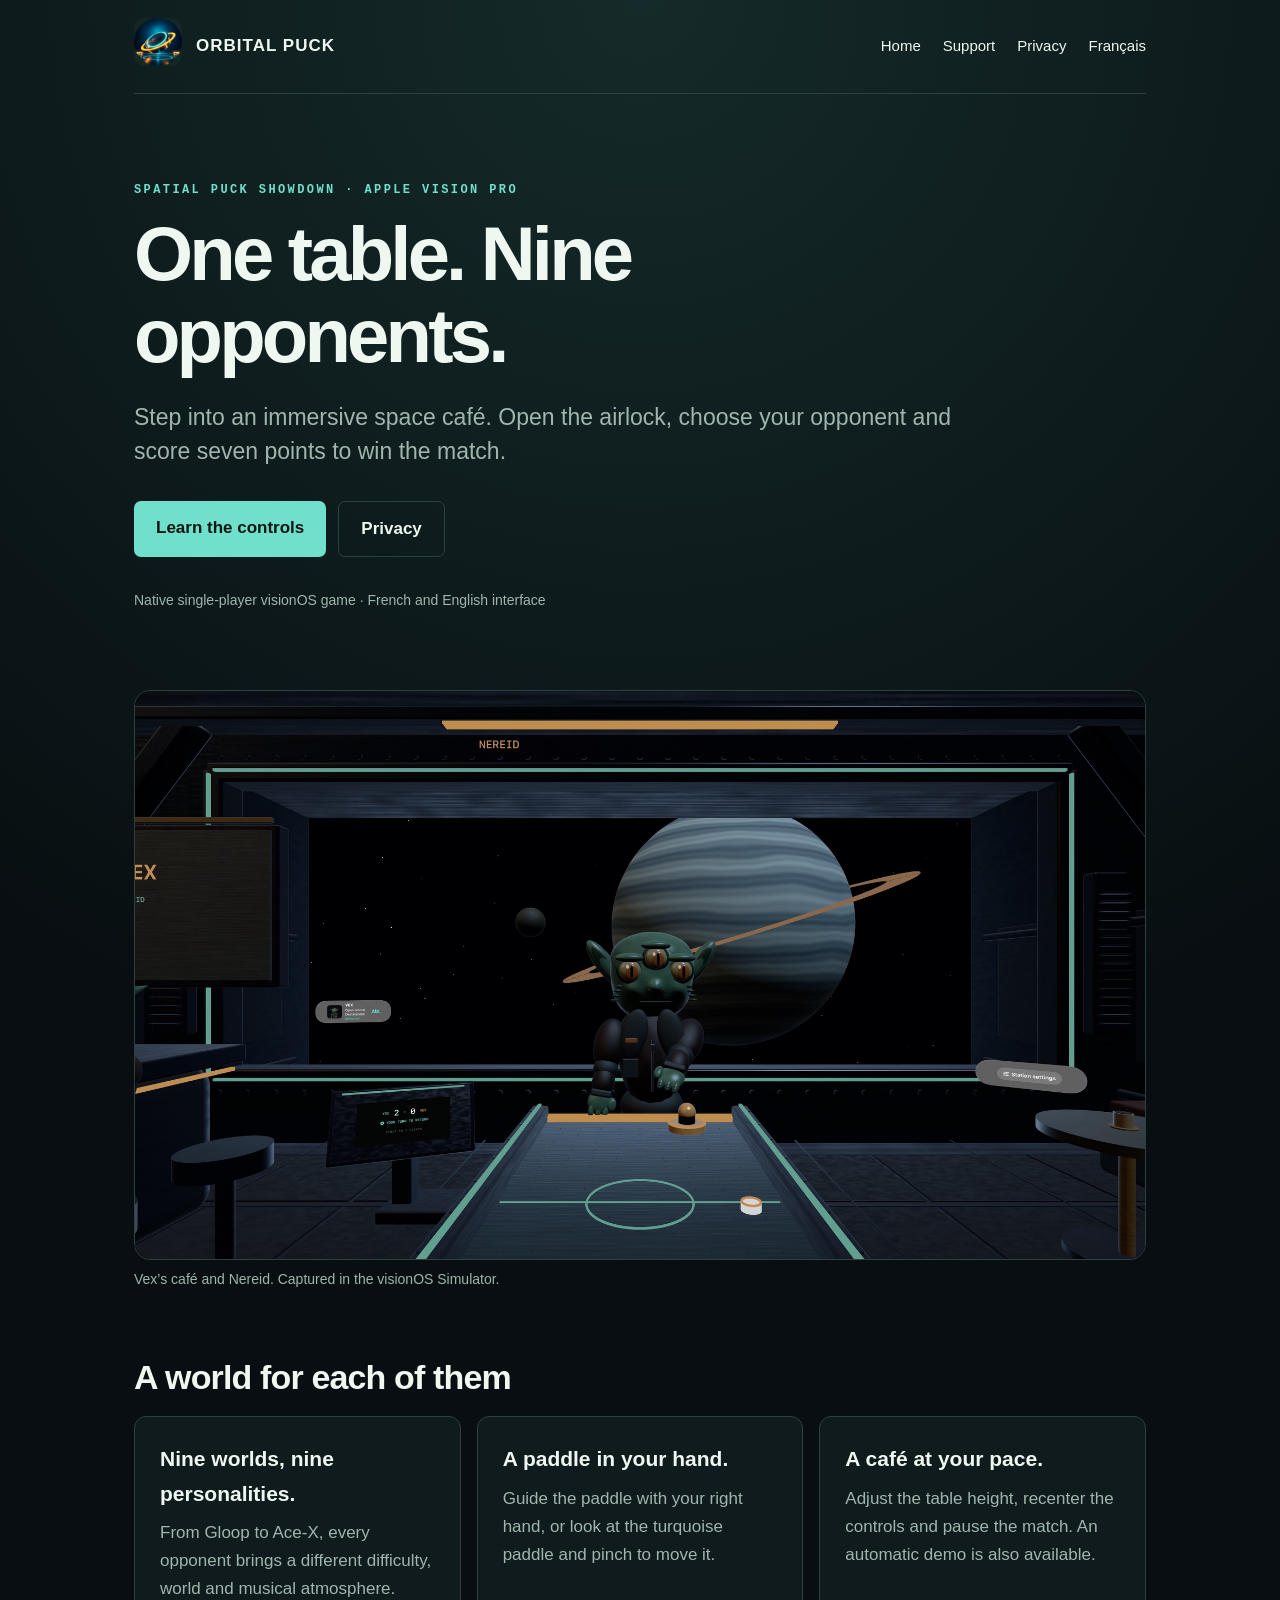
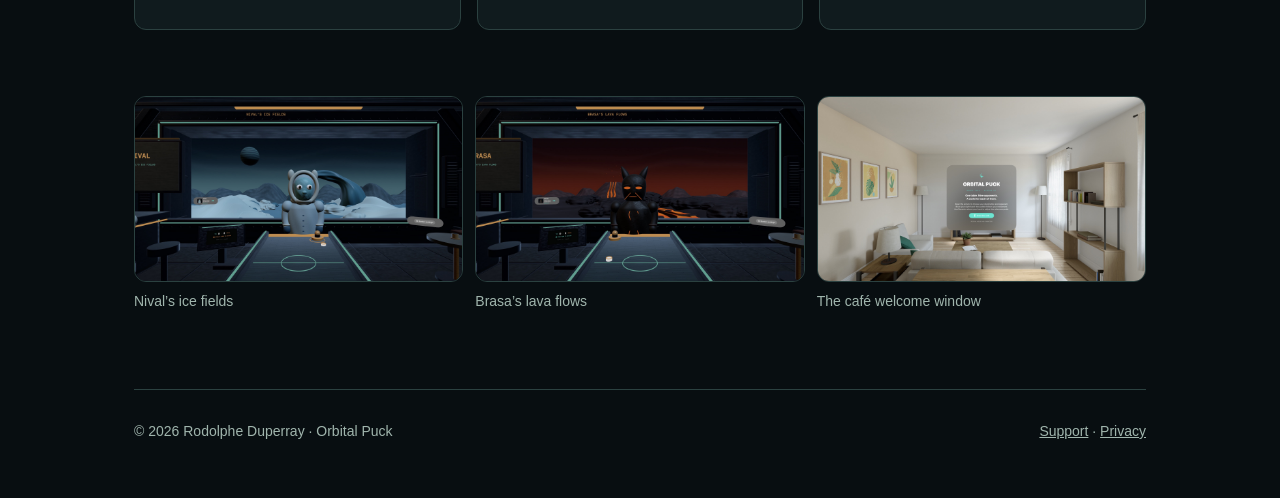
<file: index.html>
<!doctype html>
<html lang="en"><head><meta charset="utf-8"><meta name="viewport" content="width=device-width,initial-scale=1"><title>Orbital Puck — Space café showdown</title><meta name="description" content="Step into an immersive space café. Open the airlock, choose your opponent and score seven points to win the match."><link rel="icon" href="assets/icon.png"><link rel="stylesheet" href="assets/site.css"><link rel="alternate" hreflang="fr" href="fr/"></head>
<body><a class="skip" href="#main">Skip to content</a><div class="wrap"><header class="site"><a href="index.html" aria-label="Orbital Puck — Home"><img src="assets/icon.png" alt=""></a><span class="brand">Orbital Puck</span><nav aria-label="Main navigation"><a href="index.html">Home</a><a href="support.html">Support</a><a href="privacy.html">Privacy</a><a href="fr/" lang="fr">Français</a></nav></header><main id="main"><section class="hero"><p class="eyebrow">Spatial puck showdown · Apple Vision Pro</p><h1>One table. Nine opponents.</h1><p class="lead">Step into an immersive space café. Open the airlock, choose your opponent and score seven points to win the match.</p><div class="actions"><a class="button" href="support.html">Learn the controls</a><a class="button secondary" href="privacy.html">Privacy</a></div><p class="small">Native single-player visionOS game · French and English interface</p></section><figure class="hero-shot"><a href="assets/en-vex.jpg"><img src="assets/en-vex.jpg" width="1920" height="1080" alt="Vex, a three-eyed opponent, at the game table with his ringed planet"></a><figcaption>Vex’s café and Nereid. Captured in the visionOS Simulator.</figcaption></figure><section class="section"><h2>A world for each of them</h2><div class="grid"><div class="card"><h3>Nine worlds, nine personalities.</h3><p>From Gloop to Ace-X, every opponent brings a different difficulty, world and musical atmosphere.</p></div><div class="card"><h3>A paddle in your hand.</h3><p>Guide the paddle with your right hand, or look at the turquoise paddle and pinch to move it.</p></div><div class="card"><h3>A café at your pace.</h3><p>Adjust the table height, recenter the controls and pause the match. An automatic demo is also available.</p></div></div></section><div class="shots"><figure><a href="assets/en-nival.jpg"><img loading="lazy" src="assets/en-nival.jpg" width="1920" height="1080" alt="Nival’s ice fields"></a><figcaption>Nival’s ice fields</figcaption></figure><figure><a href="assets/en-brasa.jpg"><img loading="lazy" src="assets/en-brasa.jpg" width="1920" height="1080" alt="Brasa’s lava flows"></a><figcaption>Brasa’s lava flows</figcaption></figure><figure><a href="assets/en-lobby.jpg"><img loading="lazy" src="assets/en-lobby.jpg" width="1920" height="1080" alt="The café welcome window"></a><figcaption>The café welcome window</figcaption></figure></div></main><footer><span>© 2026 Rodolphe Duperray · Orbital Puck</span><span><a href="support.html">Support</a> · <a href="privacy.html">Privacy</a></span></footer></div></body></html>
</file>
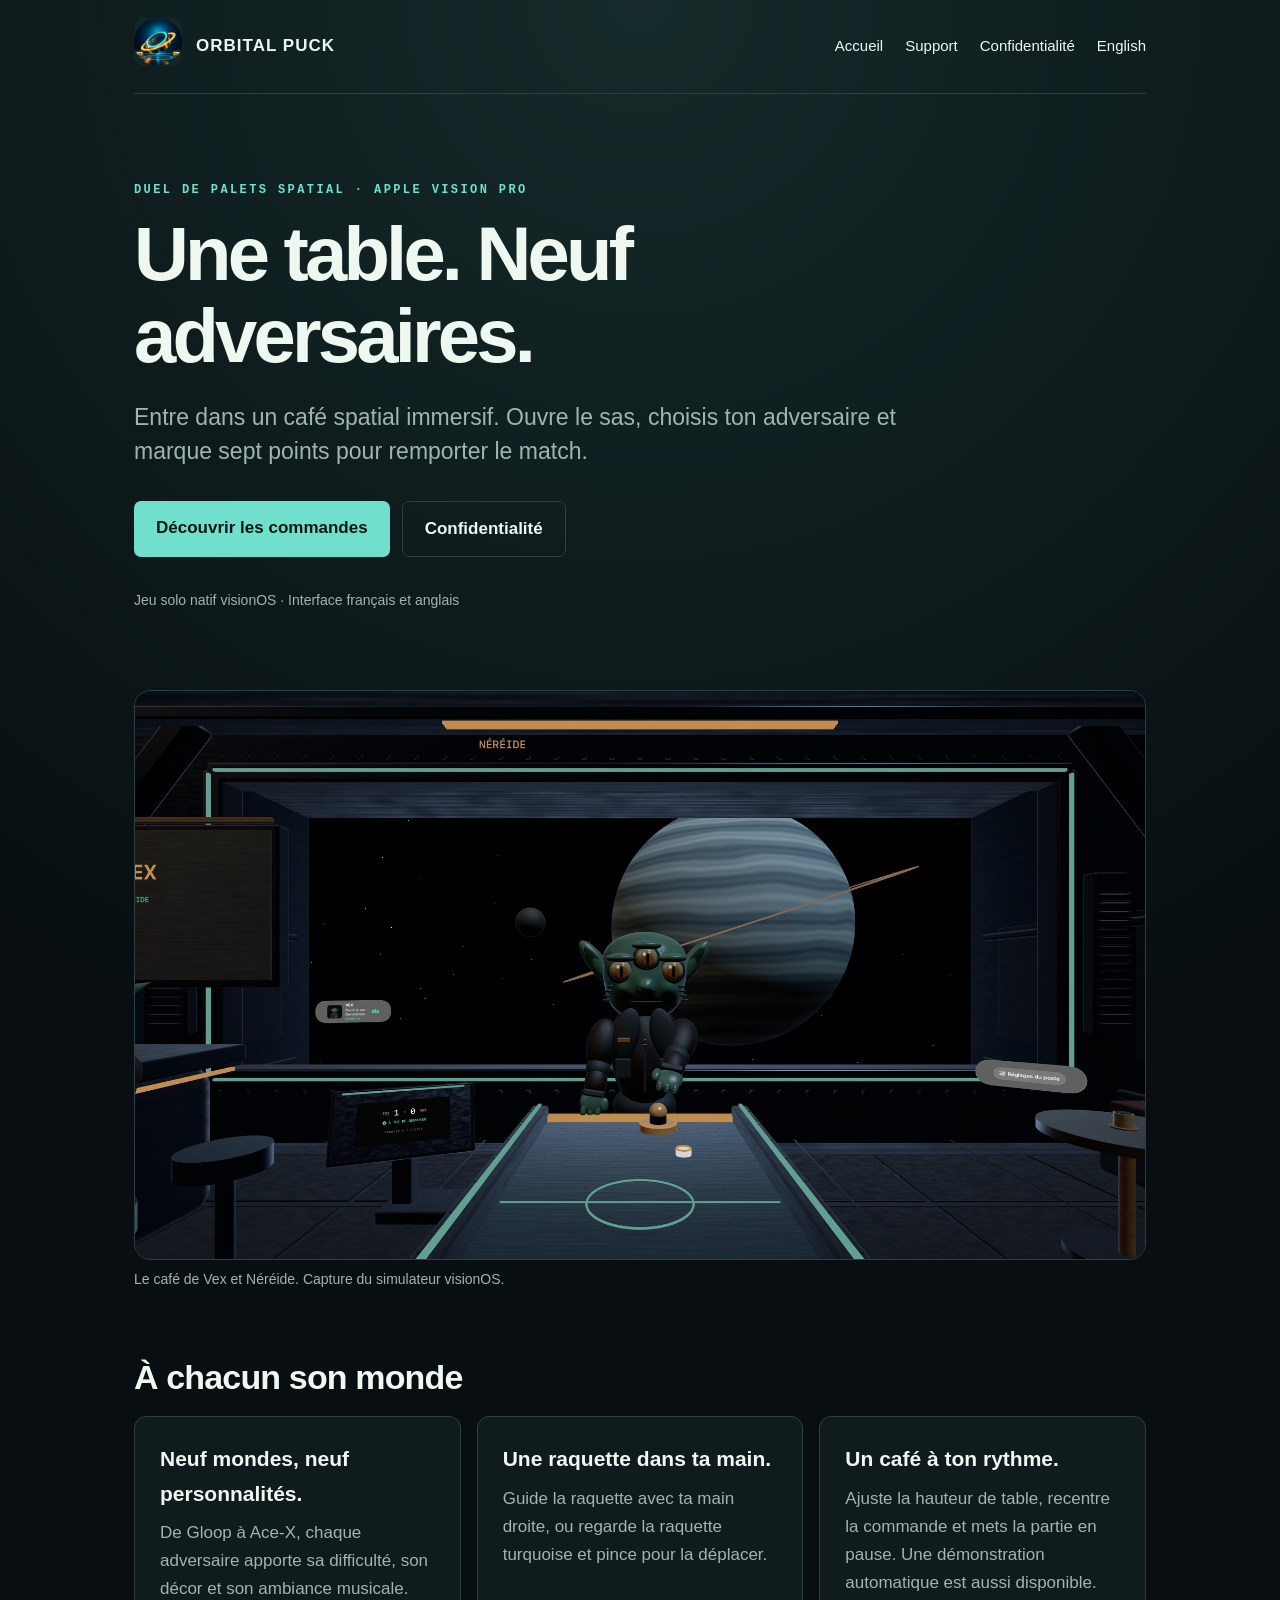
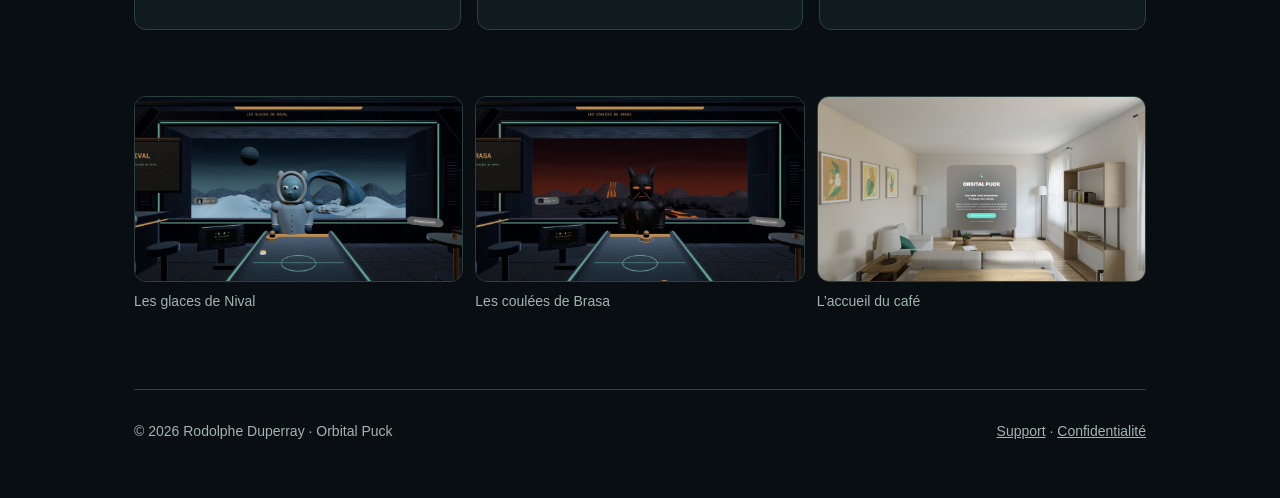
<file: fr/index.html>
<!doctype html>
<html lang="fr"><head><meta charset="utf-8"><meta name="viewport" content="width=device-width,initial-scale=1"><title>Orbital Puck — Duel au café spatial</title><meta name="description" content="Entre dans un café spatial immersif. Ouvre le sas, choisis ton adversaire et marque sept points pour remporter le match."><link rel="icon" href="../assets/icon.png"><link rel="stylesheet" href="../assets/site.css"><link rel="alternate" hreflang="en" href="../"></head>
<body><a class="skip" href="#main">Aller au contenu</a><div class="wrap"><header class="site"><a href="index.html" aria-label="Orbital Puck — Accueil"><img src="../assets/icon.png" alt=""></a><span class="brand">Orbital Puck</span><nav aria-label="Navigation principale"><a href="index.html">Accueil</a><a href="support.html">Support</a><a href="confidentialite.html">Confidentialité</a><a href="../" lang="en">English</a></nav></header><main id="main"><section class="hero"><p class="eyebrow">Duel de palets spatial · Apple Vision Pro</p><h1>Une table. Neuf adversaires.</h1><p class="lead">Entre dans un café spatial immersif. Ouvre le sas, choisis ton adversaire et marque sept points pour remporter le match.</p><div class="actions"><a class="button" href="support.html">Découvrir les commandes</a><a class="button secondary" href="confidentialite.html">Confidentialité</a></div><p class="small">Jeu solo natif visionOS · Interface français et anglais</p></section><figure class="hero-shot"><a href="../assets/fr-vex.jpg"><img src="../assets/fr-vex.jpg" width="1920" height="1080" alt="Vex, adversaire à trois yeux, face à la table de jeu et à sa planète à anneaux"></a><figcaption>Le café de Vex et Néréide. Capture du simulateur visionOS.</figcaption></figure><section class="section"><h2>À chacun son monde</h2><div class="grid"><div class="card"><h3>Neuf mondes, neuf personnalités.</h3><p>De Gloop à Ace-X, chaque adversaire apporte sa difficulté, son décor et son ambiance musicale.</p></div><div class="card"><h3>Une raquette dans ta main.</h3><p>Guide la raquette avec ta main droite, ou regarde la raquette turquoise et pince pour la déplacer.</p></div><div class="card"><h3>Un café à ton rythme.</h3><p>Ajuste la hauteur de table, recentre la commande et mets la partie en pause. Une démonstration automatique est aussi disponible.</p></div></div></section><div class="shots"><figure><a href="../assets/fr-nival.jpg"><img loading="lazy" src="../assets/fr-nival.jpg" width="1920" height="1080" alt="Les glaces de Nival"></a><figcaption>Les glaces de Nival</figcaption></figure><figure><a href="../assets/fr-brasa.jpg"><img loading="lazy" src="../assets/fr-brasa.jpg" width="1920" height="1080" alt="Les coulées de Brasa"></a><figcaption>Les coulées de Brasa</figcaption></figure><figure><a href="../assets/fr-lobby.jpg"><img loading="lazy" src="../assets/fr-lobby.jpg" width="1920" height="1080" alt="L’accueil du café"></a><figcaption>L’accueil du café</figcaption></figure></div></main><footer><span>© 2026 Rodolphe Duperray · Orbital Puck</span><span><a href="support.html">Support</a> · <a href="confidentialite.html">Confidentialité</a></span></footer></div></body></html>
</file>
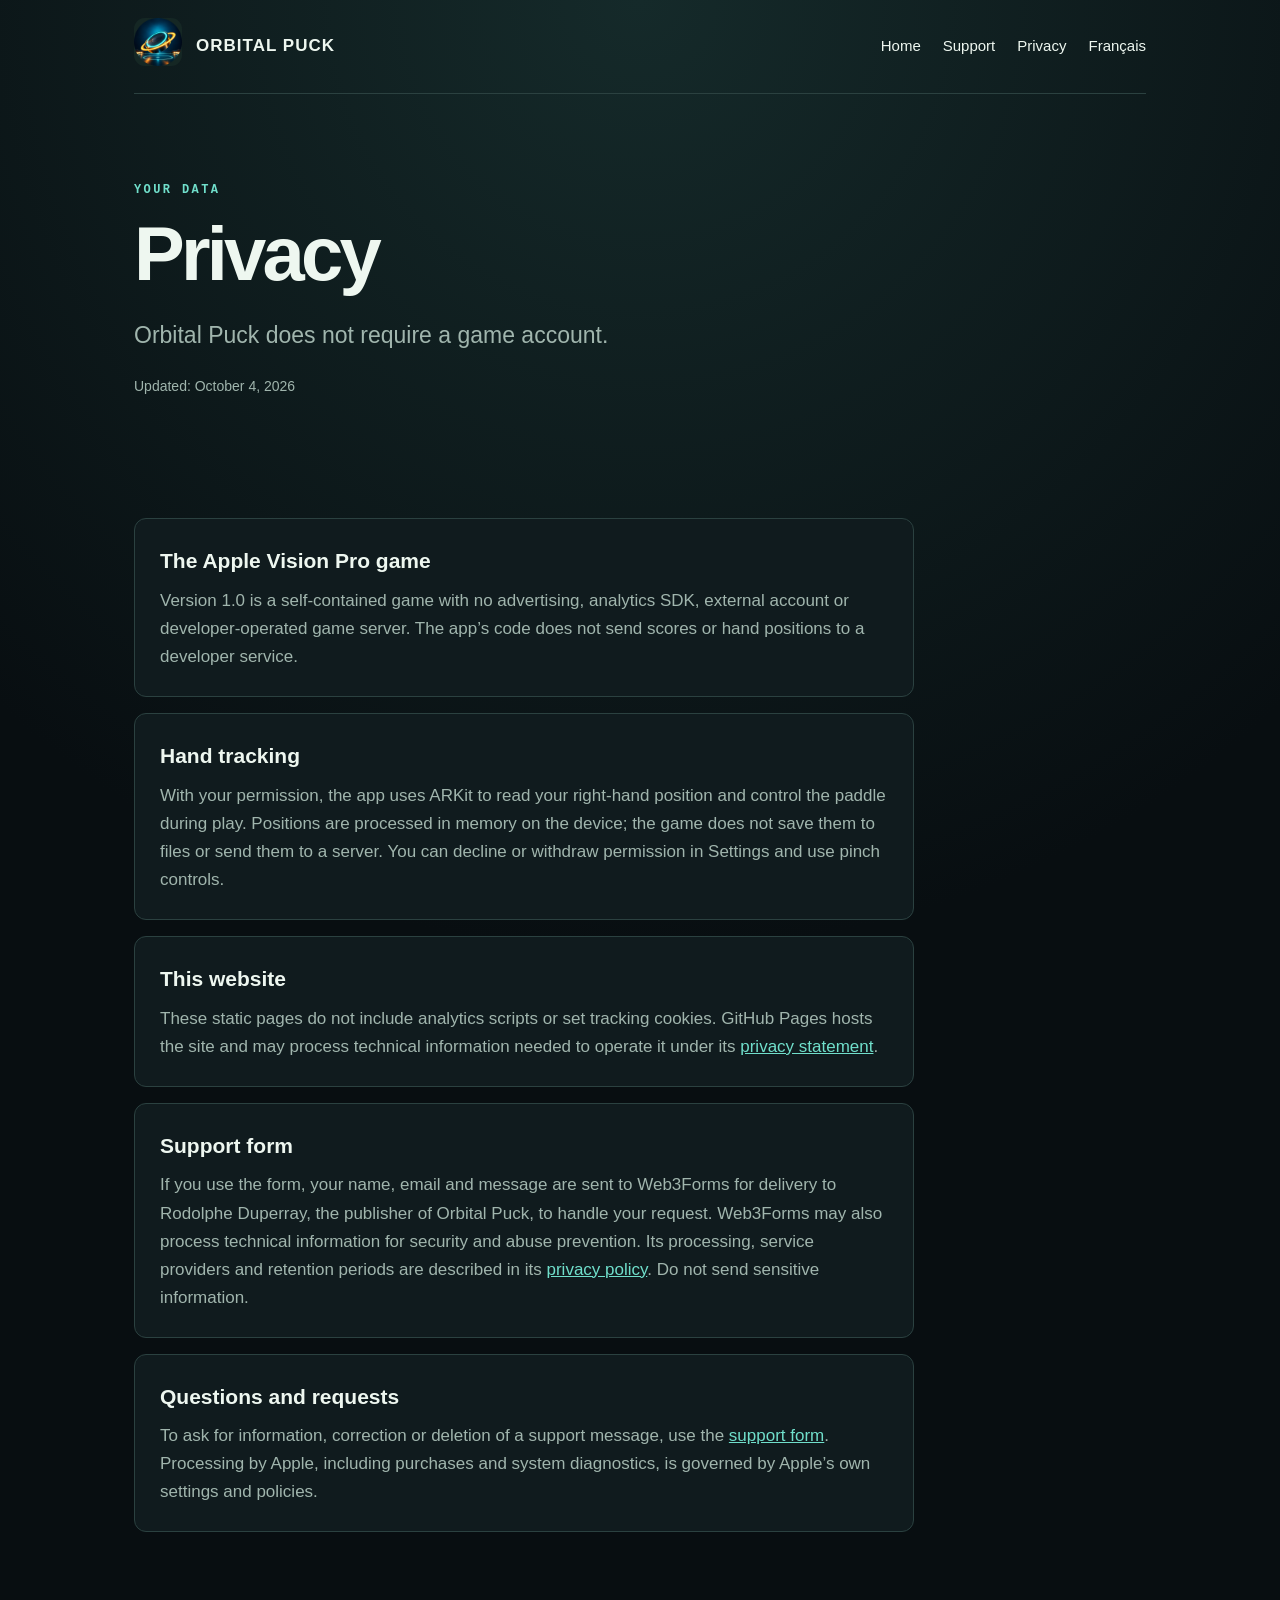
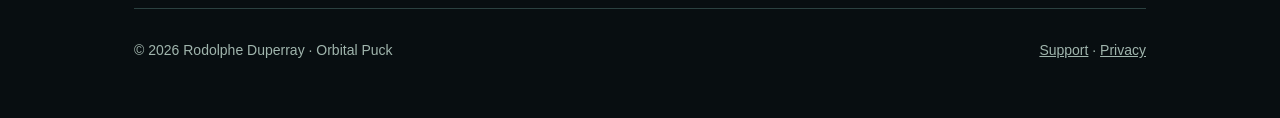
<file: privacy.html>
<!doctype html>
<html lang="en"><head><meta charset="utf-8"><meta name="viewport" content="width=device-width,initial-scale=1"><title>Orbital Puck — Privacy</title><meta name="description" content="Orbital Puck data, hand tracking and support."><link rel="icon" href="assets/icon.png"><link rel="stylesheet" href="assets/site.css"><link rel="alternate" hreflang="fr" href="fr/confidentialite.html"></head>
<body><a class="skip" href="#main">Skip to content</a><div class="wrap"><header class="site"><a href="index.html" aria-label="Orbital Puck — Home"><img src="assets/icon.png" alt=""></a><span class="brand">Orbital Puck</span><nav aria-label="Main navigation"><a href="index.html">Home</a><a href="support.html">Support</a><a href="privacy.html">Privacy</a><a href="fr/confidentialite.html" lang="fr">Français</a></nav></header><main id="main"><section class="hero"><p class="eyebrow">Your data</p><h1>Privacy</h1><p class="lead">Orbital Puck does not require a game account.</p><p class="small">Updated: October 4, 2026</p></section><section class="section wide"><div class="stack"><div class="card"><h3>The Apple Vision Pro game</h3><p>Version 1.0 is a self-contained game with no advertising, analytics SDK, external account or developer-operated game server. The app’s code does not send scores or hand positions to a developer service.</p></div><div class="card"><h3>Hand tracking</h3><p>With your permission, the app uses ARKit to read your right-hand position and control the paddle during play. Positions are processed in memory on the device; the game does not save them to files or send them to a server. You can decline or withdraw permission in Settings and use pinch controls.</p></div><div class="card"><h3>This website</h3><p>These static pages do not include analytics scripts or set tracking cookies. GitHub Pages hosts the site and may process technical information needed to operate it under its <a href="https://docs.github.com/en/site-policy/privacy-policies/github-general-privacy-statement">privacy statement</a>.</p></div><div class="card"><h3>Support form</h3><p>If you use the form, your name, email and message are sent to Web3Forms for delivery to Rodolphe Duperray, the publisher of Orbital Puck, to handle your request. Web3Forms may also process technical information for security and abuse prevention. Its processing, service providers and retention periods are described in its <a href="https://web3forms.com/privacy">privacy policy</a>. Do not send sensitive information.</p></div><div class="card"><h3>Questions and requests</h3><p>To ask for information, correction or deletion of a support message, use the <a href="support.html">support form</a>. Processing by Apple, including purchases and system diagnostics, is governed by Apple’s own settings and policies.</p></div></div></section></main><footer><span>© 2026 Rodolphe Duperray · Orbital Puck</span><span><a href="support.html">Support</a> · <a href="privacy.html">Privacy</a></span></footer></div></body></html>
</file>
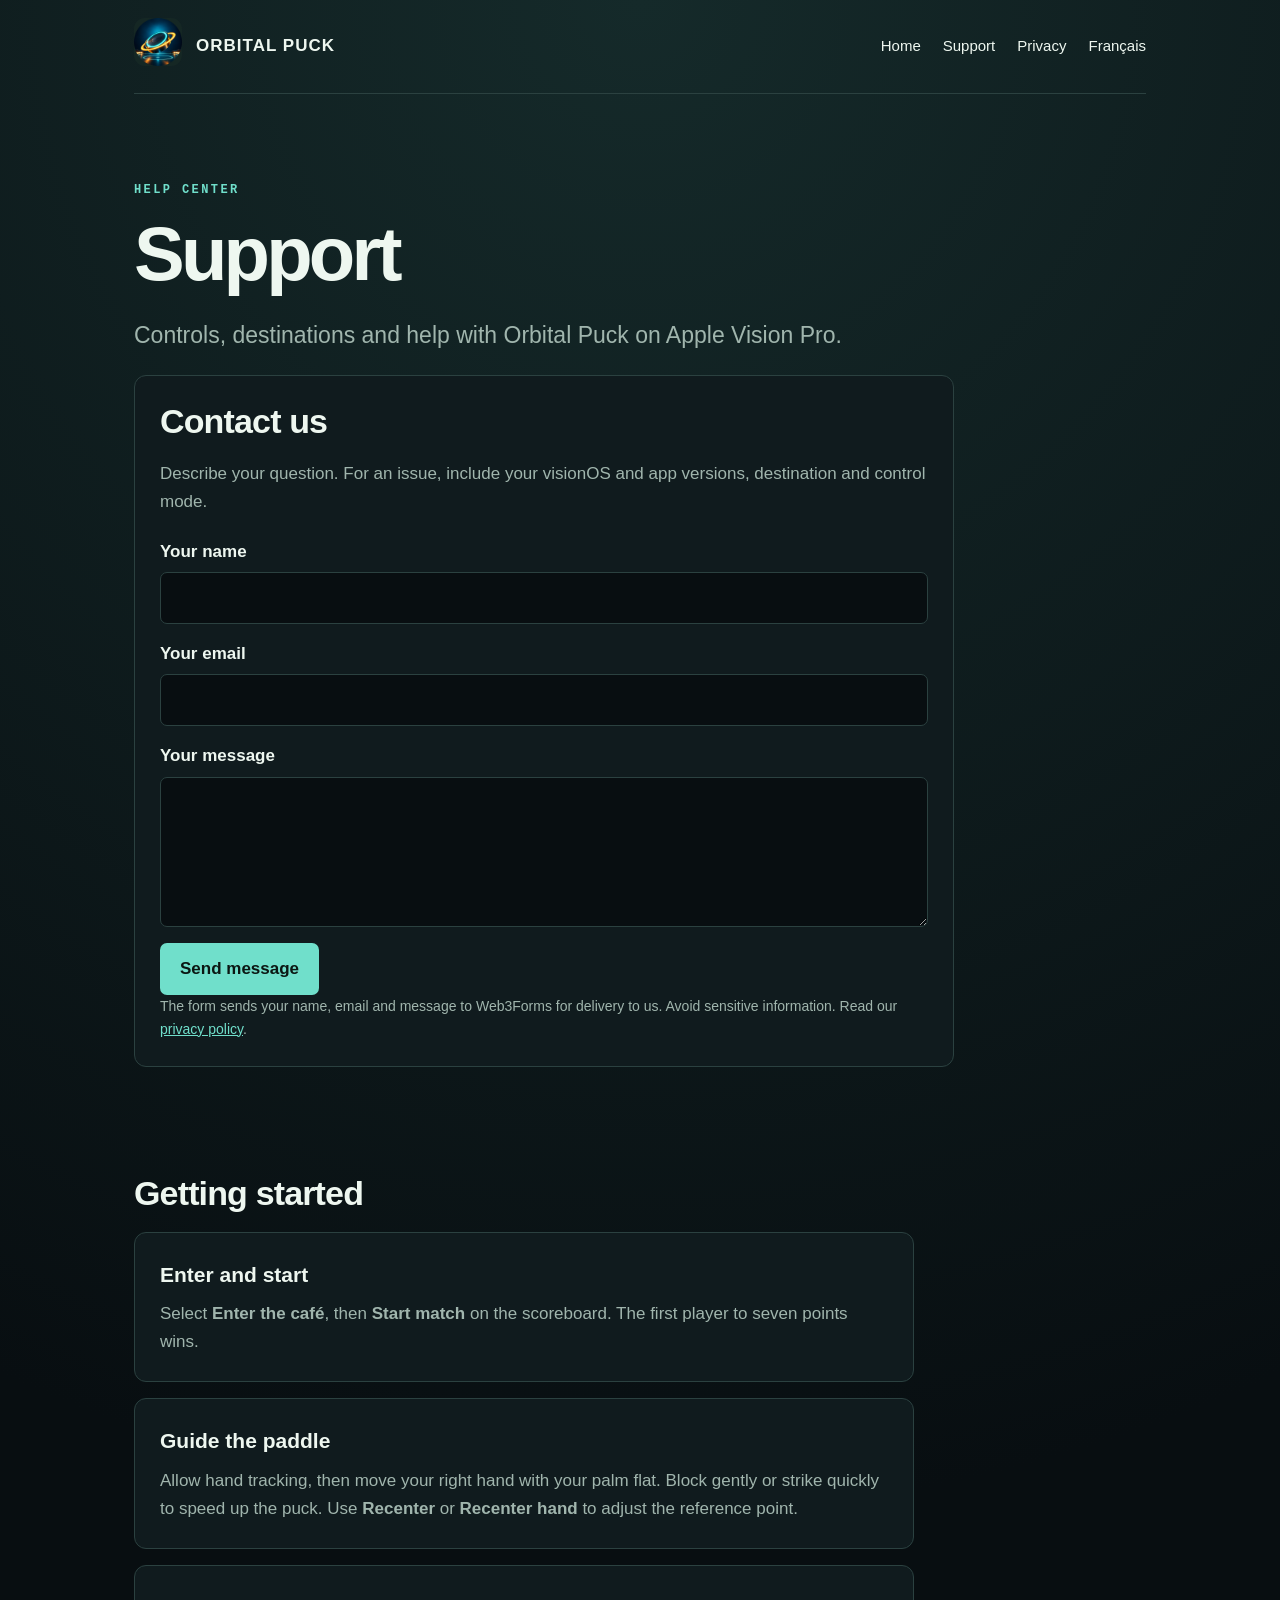
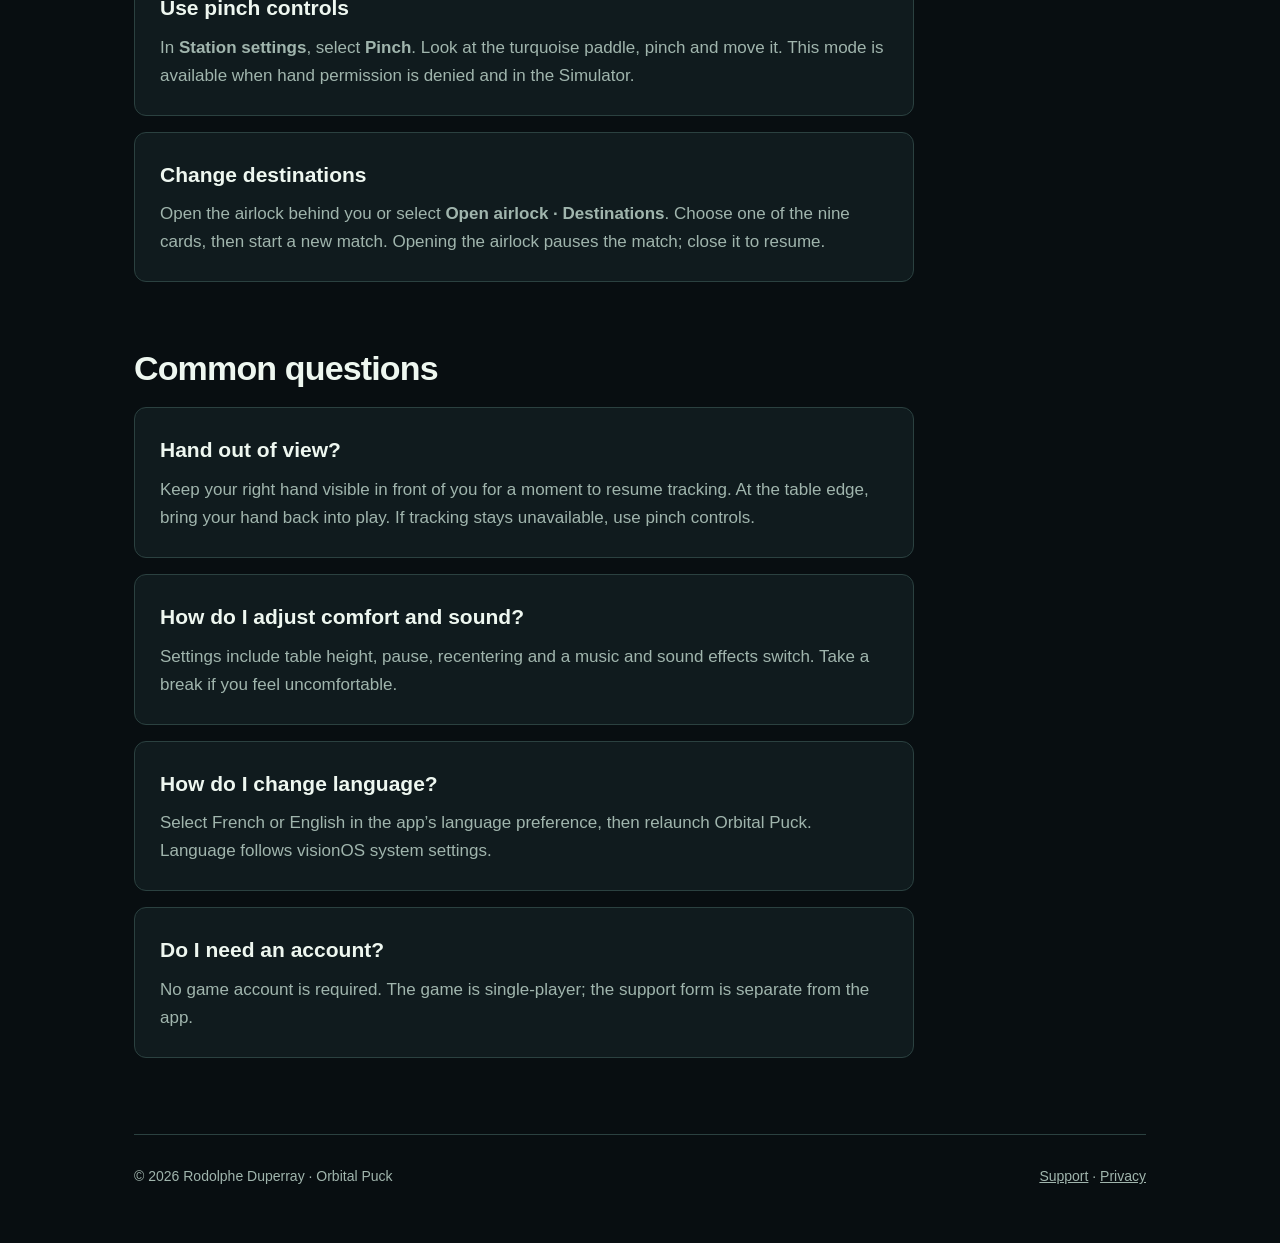
<file: support.html>
<!doctype html>
<html lang="en"><head><meta charset="utf-8"><meta name="viewport" content="width=device-width,initial-scale=1"><title>Orbital Puck — Support</title><meta name="description" content="Help and contact for Orbital Puck."><link rel="icon" href="assets/icon.png"><link rel="stylesheet" href="assets/site.css"><link rel="alternate" hreflang="fr" href="fr/support.html"></head>
<body><a class="skip" href="#main">Skip to content</a><div class="wrap"><header class="site"><a href="index.html" aria-label="Orbital Puck — Home"><img src="assets/icon.png" alt=""></a><span class="brand">Orbital Puck</span><nav aria-label="Main navigation"><a href="index.html">Home</a><a href="support.html">Support</a><a href="privacy.html">Privacy</a><a href="fr/support.html" lang="fr">Français</a></nav></header><main id="main"><section class="hero"><p class="eyebrow">Help center</p><h1>Support</h1><p class="lead">Controls, destinations and help with Orbital Puck on Apple Vision Pro.</p><div class="card"><h2>Contact us</h2><p>Describe your question. For an issue, include your visionOS and app versions, destination and control mode.</p><form class="contact" action="https://api.web3forms.com/submit" method="POST"><input type="hidden" name="access_key" value="765ba727-a142-42ca-9aef-b8ec6f0c8cf2"><input type="hidden" name="subject" value="Orbital Puck — support request"><input type="hidden" name="from_name" value="Orbital Puck support"><input type="hidden" name="redirect" value="https://rodo79.github.io/orbital-puck-site/thanks.html"><input type="checkbox" name="botcheck" class="hp" tabindex="-1" autocomplete="off" aria-hidden="true"><label>Your name<input name="name" type="text" required autocomplete="name" maxlength="120"></label><label>Your email<input name="email" type="email" required autocomplete="email" maxlength="254"></label><label>Your message<textarea name="message" required maxlength="5000"></textarea></label><button type="submit">Send message</button></form><p class="small">The form sends your name, email and message to Web3Forms for delivery to us. Avoid sensitive information. Read our <a href="privacy.html">privacy policy</a>.</p></div></section><section class="section wide"><h2>Getting started</h2><div class="stack"><div class="card"><h3>Enter and start</h3><p>Select <strong>Enter the café</strong>, then <strong>Start match</strong> on the scoreboard. The first player to seven points wins.</p></div><div class="card"><h3>Guide the paddle</h3><p>Allow hand tracking, then move your right hand with your palm flat. Block gently or strike quickly to speed up the puck. Use <strong>Recenter</strong> or <strong>Recenter hand</strong> to adjust the reference point.</p></div><div class="card"><h3>Use pinch controls</h3><p>In <strong>Station settings</strong>, select <strong>Pinch</strong>. Look at the turquoise paddle, pinch and move it. This mode is available when hand permission is denied and in the Simulator.</p></div><div class="card"><h3>Change destinations</h3><p>Open the airlock behind you or select <strong>Open airlock · Destinations</strong>. Choose one of the nine cards, then start a new match. Opening the airlock pauses the match; close it to resume.</p></div></div></section><section class="section wide"><h2>Common questions</h2><div class="stack"><div class="card"><h3>Hand out of view?</h3><p>Keep your right hand visible in front of you for a moment to resume tracking. At the table edge, bring your hand back into play. If tracking stays unavailable, use pinch controls.</p></div><div class="card"><h3>How do I adjust comfort and sound?</h3><p>Settings include table height, pause, recentering and a music and sound effects switch. Take a break if you feel uncomfortable.</p></div><div class="card"><h3>How do I change language?</h3><p>Select French or English in the app’s language preference, then relaunch Orbital Puck. Language follows visionOS system settings.</p></div><div class="card"><h3>Do I need an account?</h3><p>No game account is required. The game is single-player; the support form is separate from the app.</p></div></div></section></main><footer><span>© 2026 Rodolphe Duperray · Orbital Puck</span><span><a href="support.html">Support</a> · <a href="privacy.html">Privacy</a></span></footer></div></body></html>
</file>
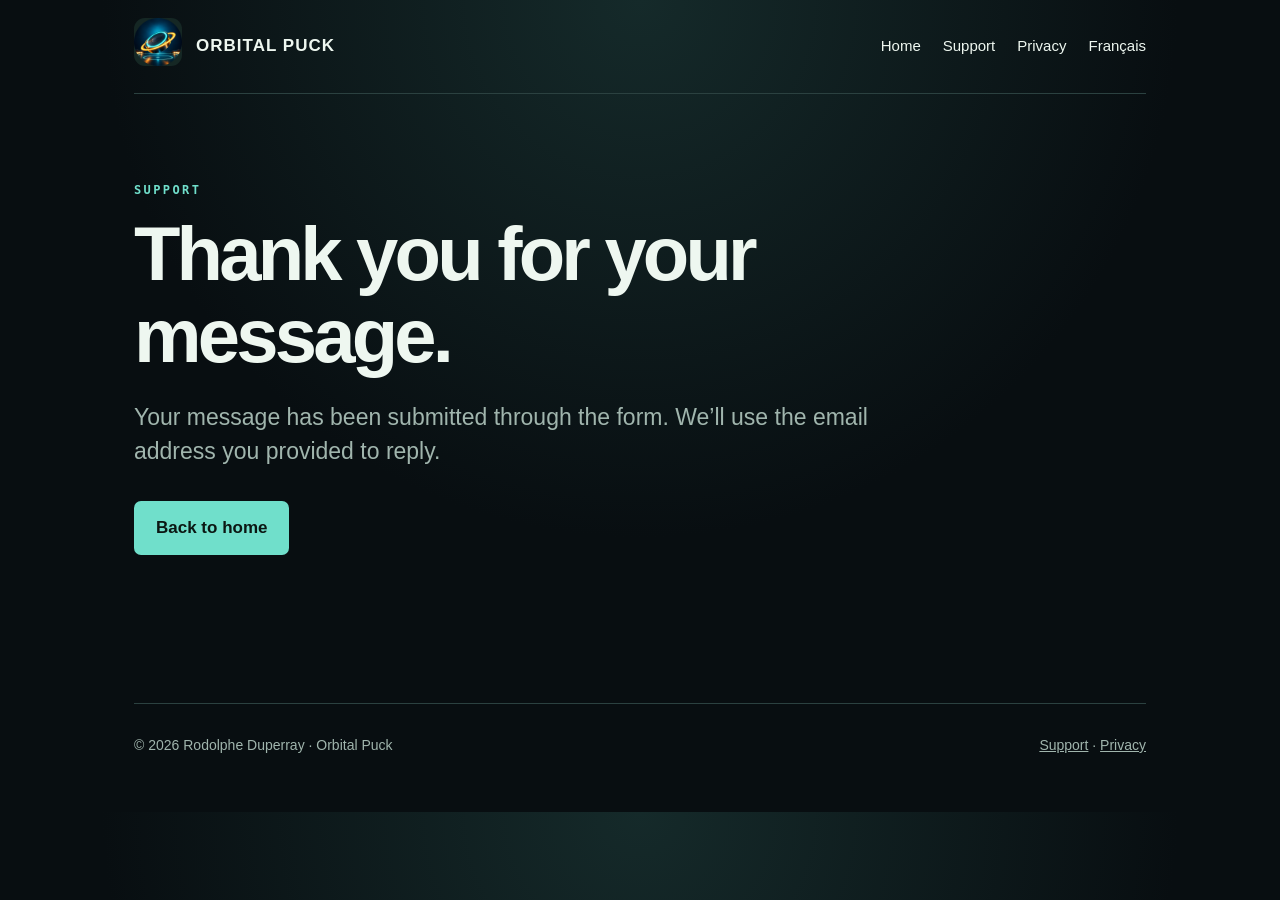
<file: thanks.html>
<!doctype html>
<html lang="en"><head><meta charset="utf-8"><meta name="viewport" content="width=device-width,initial-scale=1"><title>Orbital Puck — Message sent</title><meta name="description" content="Support form confirmation."><link rel="icon" href="assets/icon.png"><link rel="stylesheet" href="assets/site.css"><link rel="alternate" hreflang="fr" href="fr/merci.html"></head>
<body><a class="skip" href="#main">Skip to content</a><div class="wrap"><header class="site"><a href="index.html" aria-label="Orbital Puck — Home"><img src="assets/icon.png" alt=""></a><span class="brand">Orbital Puck</span><nav aria-label="Main navigation"><a href="index.html">Home</a><a href="support.html">Support</a><a href="privacy.html">Privacy</a><a href="fr/merci.html" lang="fr">Français</a></nav></header><main id="main"><section class="hero"><p class="eyebrow">Support</p><h1>Thank you for your message.</h1><p class="lead">Your message has been submitted through the form. We’ll use the email address you provided to reply.</p><div class="actions"><a class="button" href="index.html">Back to home</a></div></section></main><footer><span>© 2026 Rodolphe Duperray · Orbital Puck</span><span><a href="support.html">Support</a> · <a href="privacy.html">Privacy</a></span></footer></div></body></html>
</file>
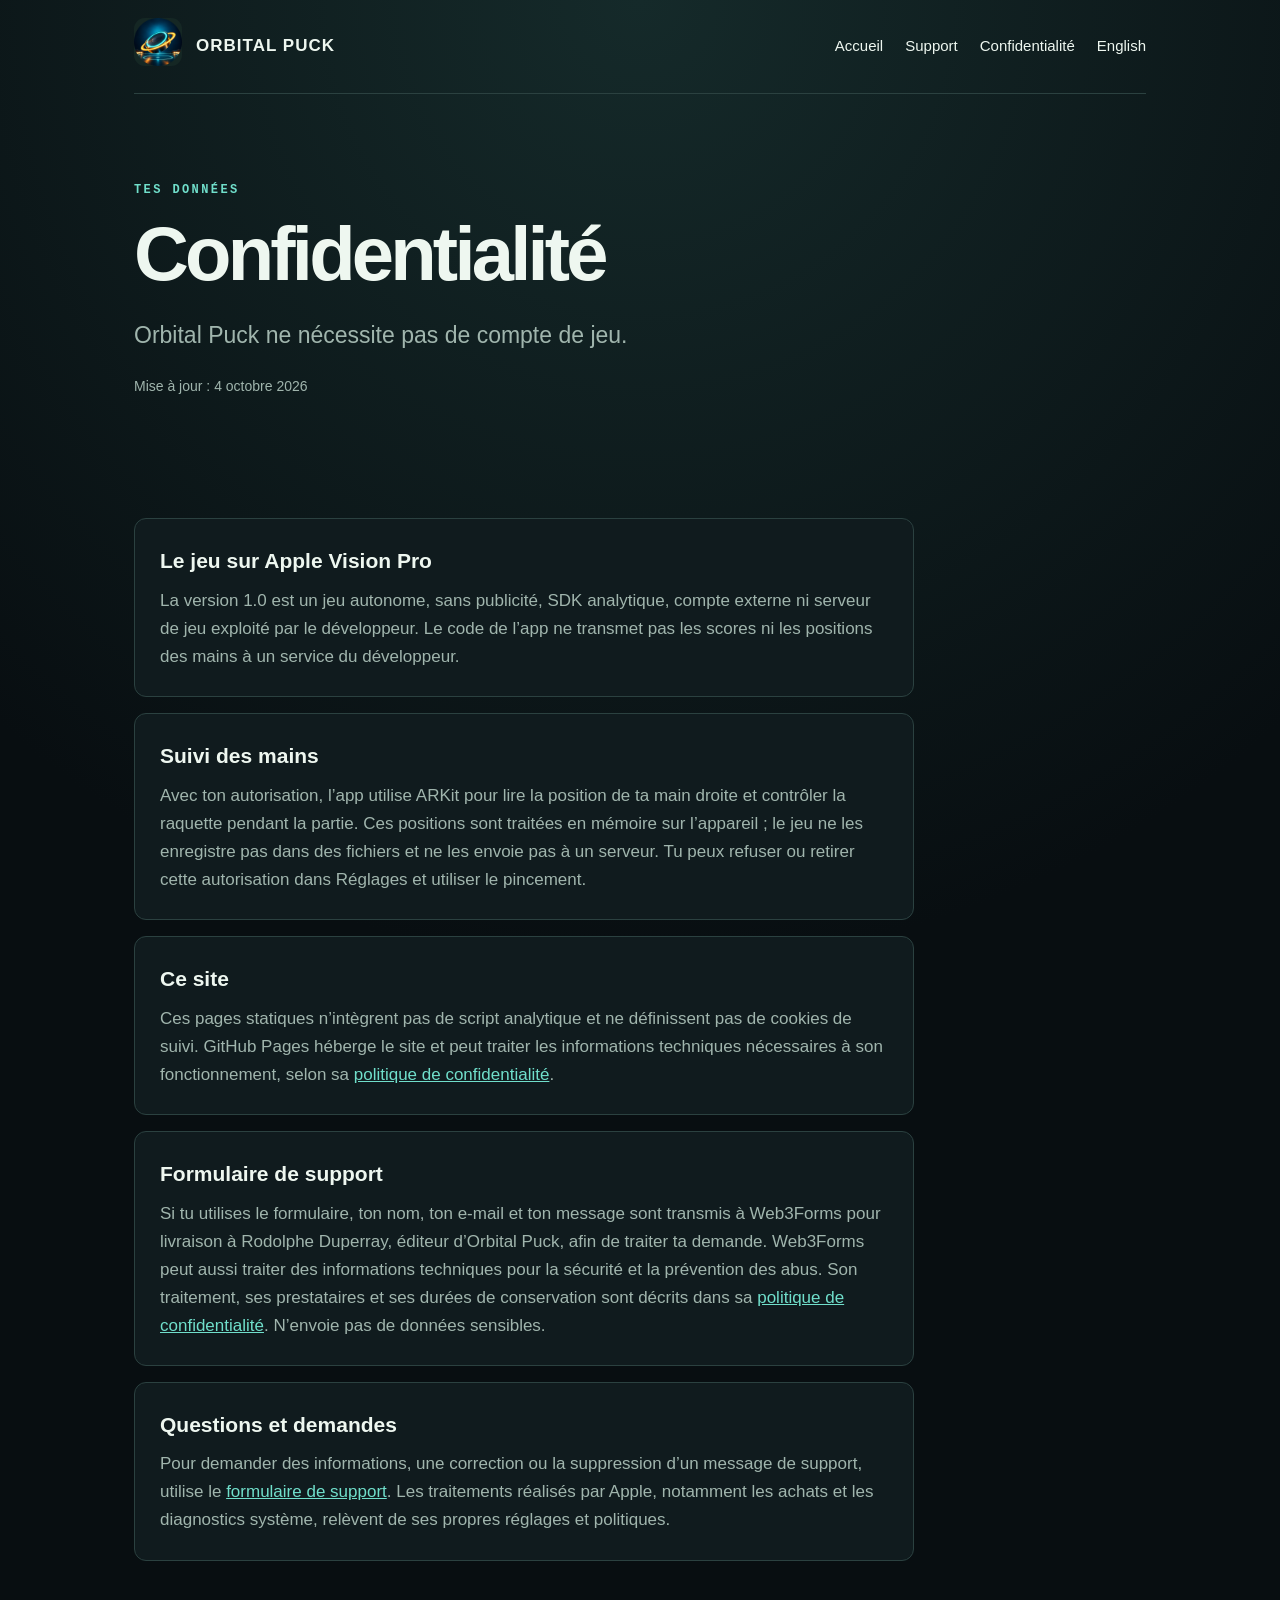
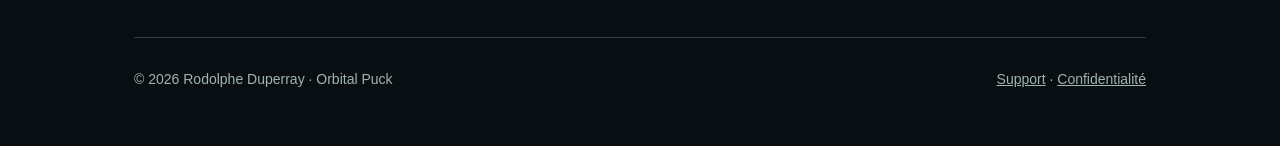
<file: fr/confidentialite.html>
<!doctype html>
<html lang="fr"><head><meta charset="utf-8"><meta name="viewport" content="width=device-width,initial-scale=1"><title>Orbital Puck — Confidentialité</title><meta name="description" content="Données, suivi des mains et support d’Orbital Puck."><link rel="icon" href="../assets/icon.png"><link rel="stylesheet" href="../assets/site.css"><link rel="alternate" hreflang="en" href="../privacy.html"></head>
<body><a class="skip" href="#main">Aller au contenu</a><div class="wrap"><header class="site"><a href="index.html" aria-label="Orbital Puck — Accueil"><img src="../assets/icon.png" alt=""></a><span class="brand">Orbital Puck</span><nav aria-label="Navigation principale"><a href="index.html">Accueil</a><a href="support.html">Support</a><a href="confidentialite.html">Confidentialité</a><a href="../privacy.html" lang="en">English</a></nav></header><main id="main"><section class="hero"><p class="eyebrow">Tes données</p><h1>Confidentialité</h1><p class="lead">Orbital Puck ne nécessite pas de compte de jeu.</p><p class="small">Mise à jour : 4 octobre 2026</p></section><section class="section wide"><div class="stack"><div class="card"><h3>Le jeu sur Apple Vision Pro</h3><p>La version 1.0 est un jeu autonome, sans publicité, SDK analytique, compte externe ni serveur de jeu exploité par le développeur. Le code de l’app ne transmet pas les scores ni les positions des mains à un service du développeur.</p></div><div class="card"><h3>Suivi des mains</h3><p>Avec ton autorisation, l’app utilise ARKit pour lire la position de ta main droite et contrôler la raquette pendant la partie. Ces positions sont traitées en mémoire sur l’appareil ; le jeu ne les enregistre pas dans des fichiers et ne les envoie pas à un serveur. Tu peux refuser ou retirer cette autorisation dans Réglages et utiliser le pincement.</p></div><div class="card"><h3>Ce site</h3><p>Ces pages statiques n’intègrent pas de script analytique et ne définissent pas de cookies de suivi. GitHub Pages héberge le site et peut traiter les informations techniques nécessaires à son fonctionnement, selon sa <a href="https://docs.github.com/en/site-policy/privacy-policies/github-general-privacy-statement">politique de confidentialité</a>.</p></div><div class="card"><h3>Formulaire de support</h3><p>Si tu utilises le formulaire, ton nom, ton e-mail et ton message sont transmis à Web3Forms pour livraison à Rodolphe Duperray, éditeur d’Orbital Puck, afin de traiter ta demande. Web3Forms peut aussi traiter des informations techniques pour la sécurité et la prévention des abus. Son traitement, ses prestataires et ses durées de conservation sont décrits dans sa <a href="https://web3forms.com/privacy">politique de confidentialité</a>. N’envoie pas de données sensibles.</p></div><div class="card"><h3>Questions et demandes</h3><p>Pour demander des informations, une correction ou la suppression d’un message de support, utilise le <a href="support.html">formulaire de support</a>. Les traitements réalisés par Apple, notamment les achats et les diagnostics système, relèvent de ses propres réglages et politiques.</p></div></div></section></main><footer><span>© 2026 Rodolphe Duperray · Orbital Puck</span><span><a href="support.html">Support</a> · <a href="confidentialite.html">Confidentialité</a></span></footer></div></body></html>
</file>
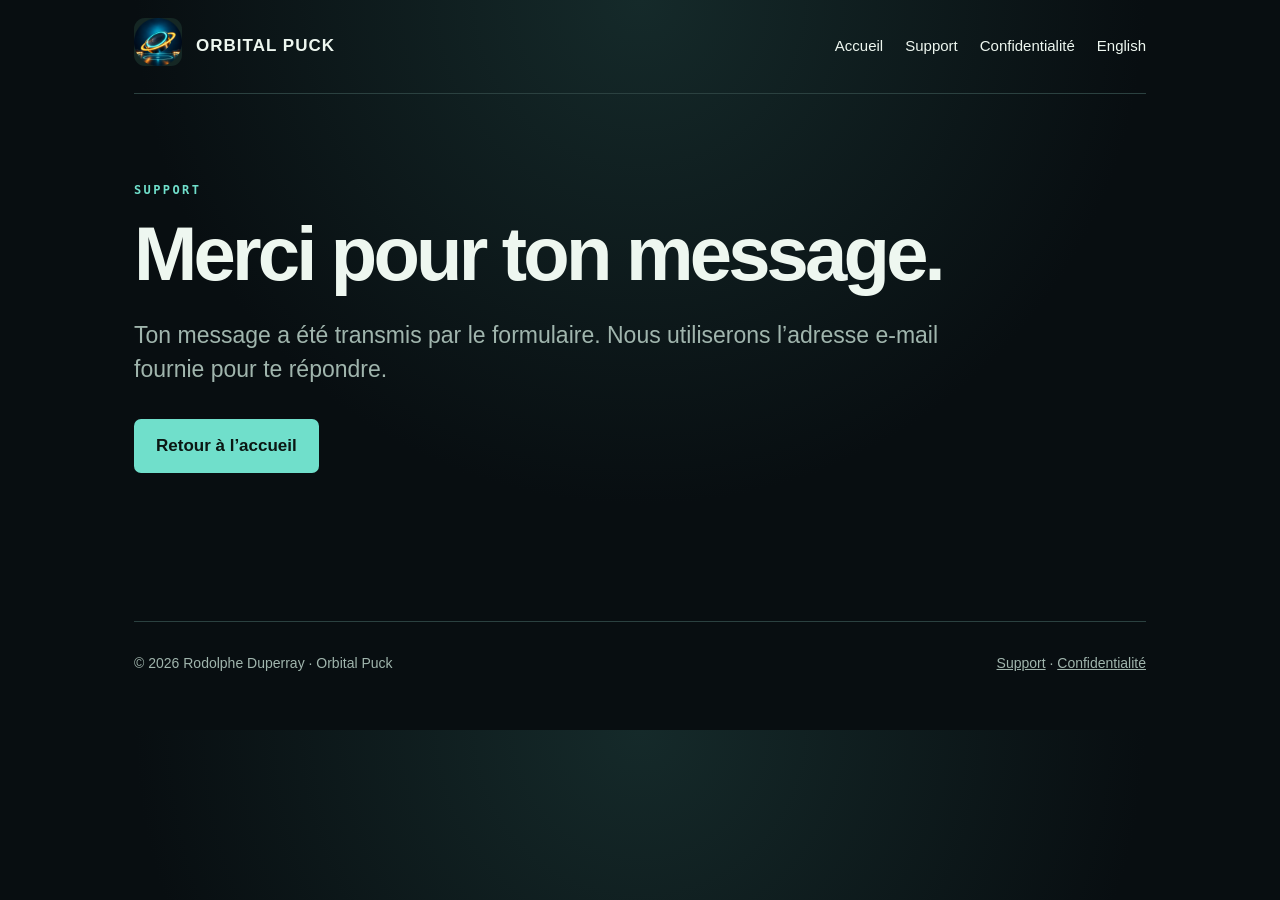
<file: fr/merci.html>
<!doctype html>
<html lang="fr"><head><meta charset="utf-8"><meta name="viewport" content="width=device-width,initial-scale=1"><title>Orbital Puck — Message envoyé</title><meta name="description" content="Confirmation du formulaire de support."><link rel="icon" href="../assets/icon.png"><link rel="stylesheet" href="../assets/site.css"><link rel="alternate" hreflang="en" href="../thanks.html"></head>
<body><a class="skip" href="#main">Aller au contenu</a><div class="wrap"><header class="site"><a href="index.html" aria-label="Orbital Puck — Accueil"><img src="../assets/icon.png" alt=""></a><span class="brand">Orbital Puck</span><nav aria-label="Navigation principale"><a href="index.html">Accueil</a><a href="support.html">Support</a><a href="confidentialite.html">Confidentialité</a><a href="../thanks.html" lang="en">English</a></nav></header><main id="main"><section class="hero"><p class="eyebrow">Support</p><h1>Merci pour ton message.</h1><p class="lead">Ton message a été transmis par le formulaire. Nous utiliserons l’adresse e-mail fournie pour te répondre.</p><div class="actions"><a class="button" href="index.html">Retour à l’accueil</a></div></section></main><footer><span>© 2026 Rodolphe Duperray · Orbital Puck</span><span><a href="support.html">Support</a> · <a href="confidentialite.html">Confidentialité</a></span></footer></div></body></html>
</file>
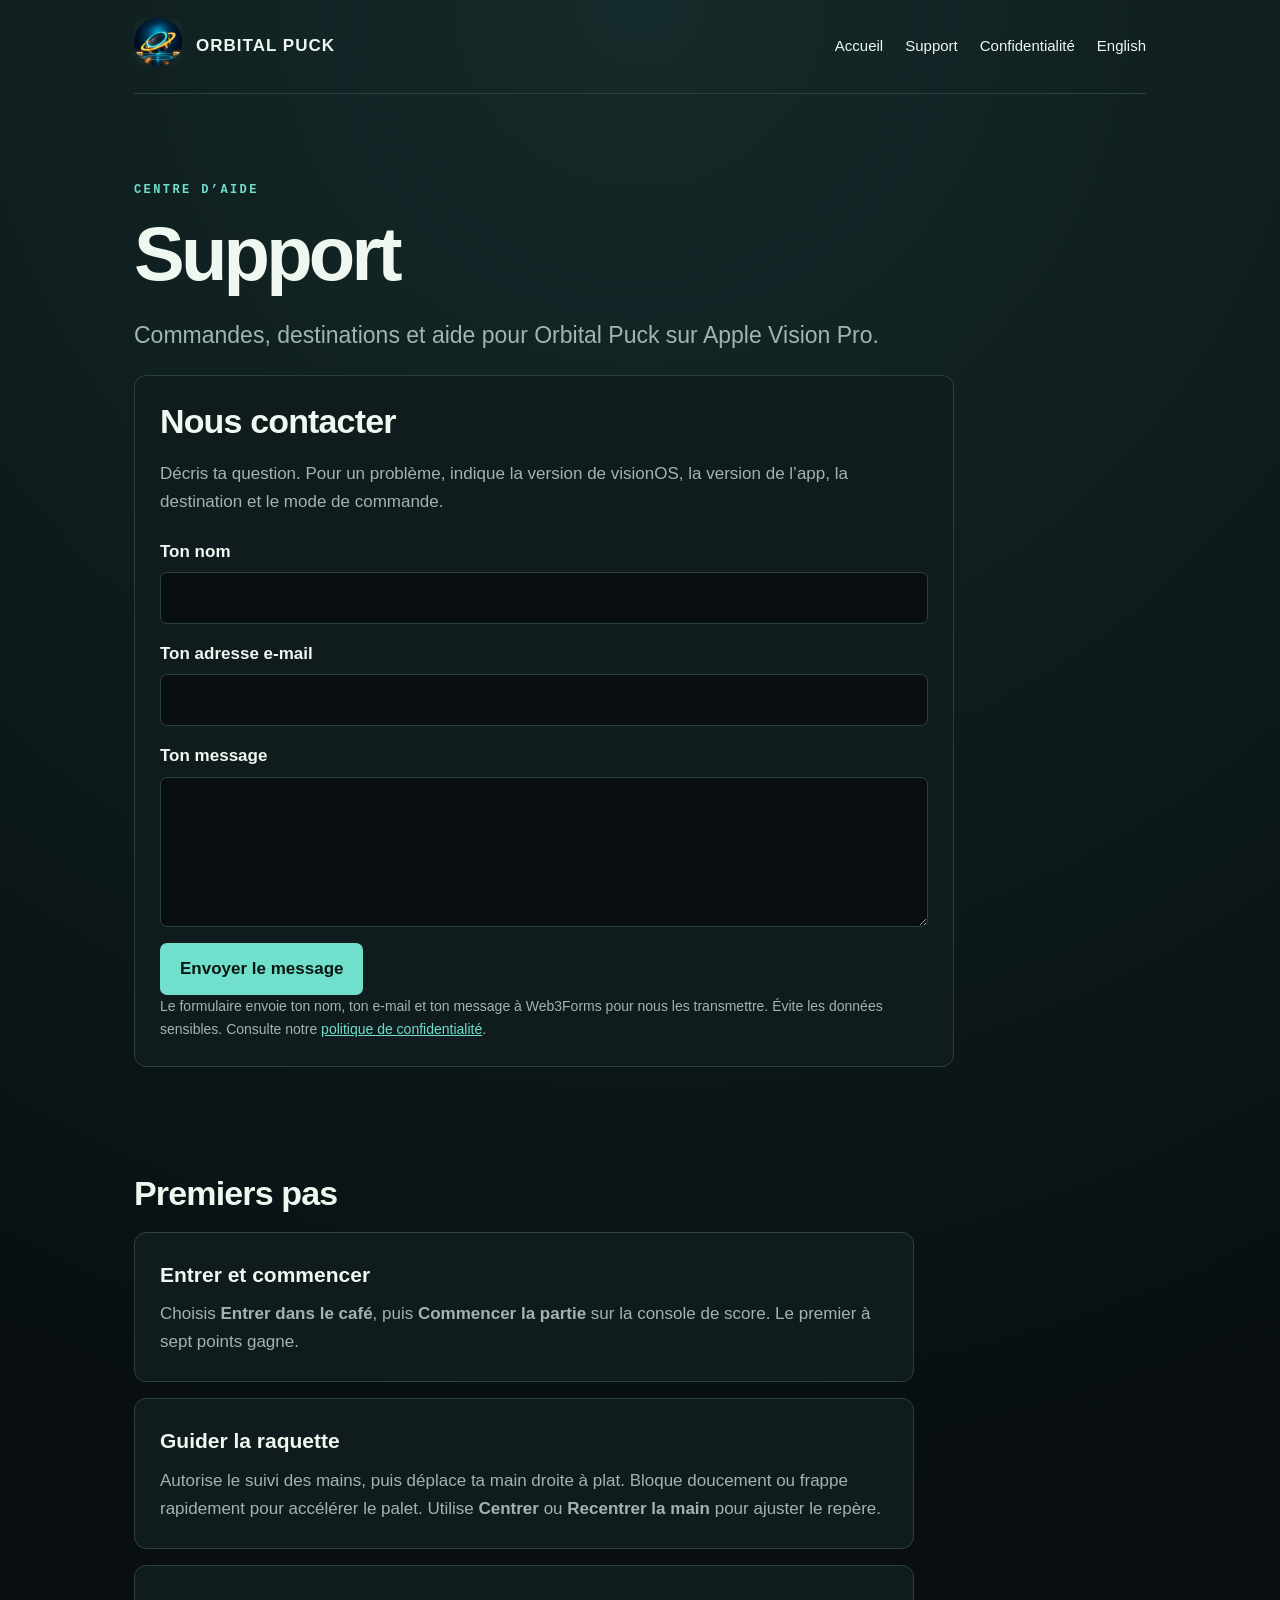
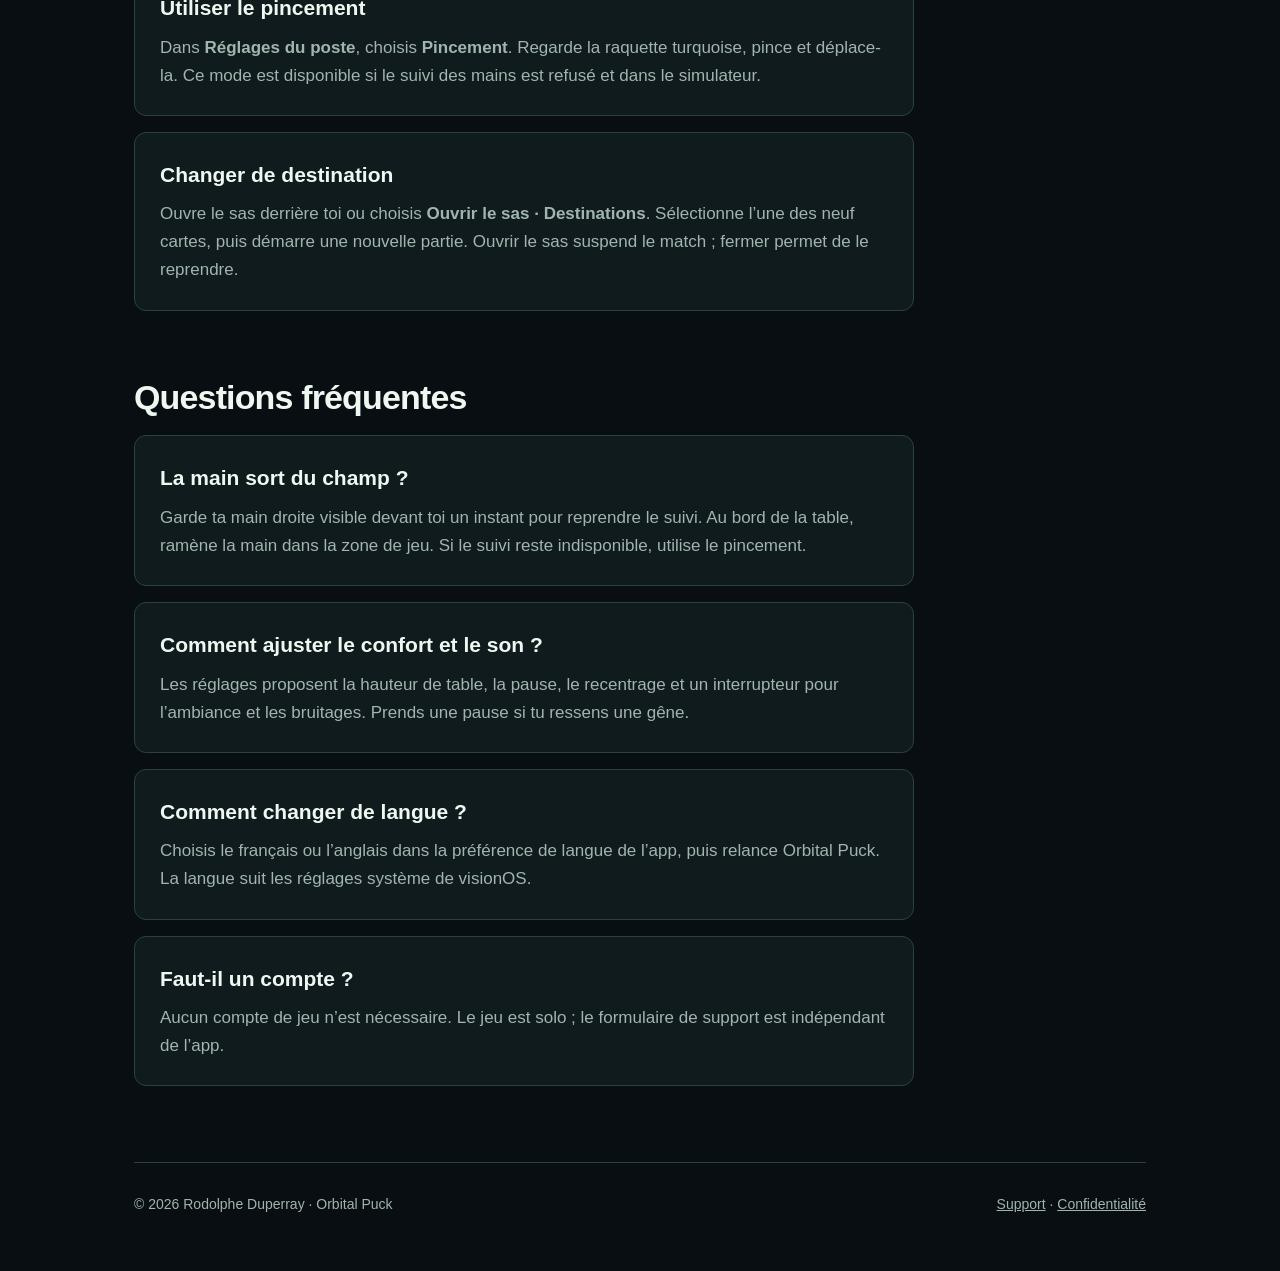
<file: fr/support.html>
<!doctype html>
<html lang="fr"><head><meta charset="utf-8"><meta name="viewport" content="width=device-width,initial-scale=1"><title>Orbital Puck — Support</title><meta name="description" content="Aide et contact pour Orbital Puck."><link rel="icon" href="../assets/icon.png"><link rel="stylesheet" href="../assets/site.css"><link rel="alternate" hreflang="en" href="../support.html"></head>
<body><a class="skip" href="#main">Aller au contenu</a><div class="wrap"><header class="site"><a href="index.html" aria-label="Orbital Puck — Accueil"><img src="../assets/icon.png" alt=""></a><span class="brand">Orbital Puck</span><nav aria-label="Navigation principale"><a href="index.html">Accueil</a><a href="support.html">Support</a><a href="confidentialite.html">Confidentialité</a><a href="../support.html" lang="en">English</a></nav></header><main id="main"><section class="hero"><p class="eyebrow">Centre d’aide</p><h1>Support</h1><p class="lead">Commandes, destinations et aide pour Orbital Puck sur Apple Vision Pro.</p><div class="card"><h2>Nous contacter</h2><p>Décris ta question. Pour un problème, indique la version de visionOS, la version de l’app, la destination et le mode de commande.</p><form class="contact" action="https://api.web3forms.com/submit" method="POST"><input type="hidden" name="access_key" value="765ba727-a142-42ca-9aef-b8ec6f0c8cf2"><input type="hidden" name="subject" value="Orbital Puck — demande de support"><input type="hidden" name="from_name" value="Orbital Puck support"><input type="hidden" name="redirect" value="https://rodo79.github.io/orbital-puck-site/fr/merci.html"><input type="checkbox" name="botcheck" class="hp" tabindex="-1" autocomplete="off" aria-hidden="true"><label>Ton nom<input name="name" type="text" required autocomplete="name" maxlength="120"></label><label>Ton adresse e-mail<input name="email" type="email" required autocomplete="email" maxlength="254"></label><label>Ton message<textarea name="message" required maxlength="5000"></textarea></label><button type="submit">Envoyer le message</button></form><p class="small">Le formulaire envoie ton nom, ton e-mail et ton message à Web3Forms pour nous les transmettre. Évite les données sensibles. Consulte notre <a href="confidentialite.html">politique de confidentialité</a>.</p></div></section><section class="section wide"><h2>Premiers pas</h2><div class="stack"><div class="card"><h3>Entrer et commencer</h3><p>Choisis <strong>Entrer dans le café</strong>, puis <strong>Commencer la partie</strong> sur la console de score. Le premier à sept points gagne.</p></div><div class="card"><h3>Guider la raquette</h3><p>Autorise le suivi des mains, puis déplace ta main droite à plat. Bloque doucement ou frappe rapidement pour accélérer le palet. Utilise <strong>Centrer</strong> ou <strong>Recentrer la main</strong> pour ajuster le repère.</p></div><div class="card"><h3>Utiliser le pincement</h3><p>Dans <strong>Réglages du poste</strong>, choisis <strong>Pincement</strong>. Regarde la raquette turquoise, pince et déplace-la. Ce mode est disponible si le suivi des mains est refusé et dans le simulateur.</p></div><div class="card"><h3>Changer de destination</h3><p>Ouvre le sas derrière toi ou choisis <strong>Ouvrir le sas · Destinations</strong>. Sélectionne l’une des neuf cartes, puis démarre une nouvelle partie. Ouvrir le sas suspend le match ; fermer permet de le reprendre.</p></div></div></section><section class="section wide"><h2>Questions fréquentes</h2><div class="stack"><div class="card"><h3>La main sort du champ ?</h3><p>Garde ta main droite visible devant toi un instant pour reprendre le suivi. Au bord de la table, ramène la main dans la zone de jeu. Si le suivi reste indisponible, utilise le pincement.</p></div><div class="card"><h3>Comment ajuster le confort et le son ?</h3><p>Les réglages proposent la hauteur de table, la pause, le recentrage et un interrupteur pour l’ambiance et les bruitages. Prends une pause si tu ressens une gêne.</p></div><div class="card"><h3>Comment changer de langue ?</h3><p>Choisis le français ou l’anglais dans la préférence de langue de l’app, puis relance Orbital Puck. La langue suit les réglages système de visionOS.</p></div><div class="card"><h3>Faut-il un compte ?</h3><p>Aucun compte de jeu n’est nécessaire. Le jeu est solo ; le formulaire de support est indépendant de l’app.</p></div></div></section></main><footer><span>© 2026 Rodolphe Duperray · Orbital Puck</span><span><a href="support.html">Support</a> · <a href="confidentialite.html">Confidentialité</a></span></footer></div></body></html>
</file>
<file: assets/site.css>
:root{color-scheme:dark;--bg:#080e11;--panel:#101b1e;--text:#eef7f0;--muted:#a0b5ad;--line:#2b4140;--mint:#70dfcb;--cyan:#74d8d8}*{box-sizing:border-box}html{scroll-behavior:smooth}body{margin:0;background:radial-gradient(circle at 50% 0,#152a2a 0,#080e11 52%);color:var(--text);font:17px/1.65 -apple-system,BlinkMacSystemFont,"Segoe UI",sans-serif}a{color:var(--mint)}a:hover{text-decoration:none}a:focus-visible{outline:2px solid var(--mint);outline-offset:4px}.wrap{max-width:1060px;padding:0 24px;margin:auto}.site{display:flex;align-items:center;gap:14px;min-height:94px;border-bottom:1px solid var(--line)}.site img{width:48px;height:48px;object-fit:contain;border-radius:11px;background:#152724}.brand{font-weight:800;letter-spacing:.06em;text-transform:uppercase}.site nav{margin-left:auto;display:flex;gap:22px;flex-wrap:wrap;font-size:15px}.site nav a{text-decoration:none;color:var(--text)}.site nav a:hover{color:var(--mint)}.eyebrow{color:var(--mint);font:700 12px/1.4 ui-monospace,SFMono-Regular,monospace;letter-spacing:.2em;text-transform:uppercase}.hero{padding:76px 0 40px;max-width:820px}h1{font-size:clamp(42px,7vw,76px);line-height:1.08;letter-spacing:-.05em;margin:14px 0 22px}h2{font-size:clamp(25px,3vw,34px);line-height:1.2;letter-spacing:-.025em;margin:0 0 18px}h3{font-size:21px;margin:0 0 8px}.lead{color:var(--muted);font-size:clamp(19px,2.4vw,23px);line-height:1.5}.actions{display:flex;flex-wrap:wrap;gap:12px;margin:32px 0}.button{display:inline-block;padding:13px 22px;border-radius:7px;background:var(--mint);color:#0b1713;text-decoration:none;font-weight:750}.button.secondary{background:transparent;border:1px solid var(--line);color:var(--text)}.button:hover{filter:brightness(1.12)}.shots{display:grid;grid-template-columns:repeat(3,1fr);gap:12px;margin:14px 0 72px}.shots img{display:block;width:100%;height:auto;border:1px solid var(--line);border-radius:12px}.section{margin:66px 0}.grid{display:grid;grid-template-columns:repeat(3,1fr);gap:16px}.card{padding:25px;border:1px solid var(--line);border-radius:12px;background:var(--panel)}.card p{margin:0;color:var(--muted)}.card ul{padding-left:20px;margin:0;color:var(--muted)}.card li+li{margin-top:10px}.wide{max-width:780px}.stack{display:grid;gap:16px}.stack .card h3:not(:first-child){margin-top:24px}footer{border-top:1px solid var(--line);padding:30px 0 55px;margin-top:76px;display:flex;justify-content:space-between;gap:20px;flex-wrap:wrap;color:var(--muted);font-size:14px}footer a{color:var(--muted)}.notice{border-left:3px solid var(--mint);padding-left:18px;color:var(--muted)}@media(max-width:700px){.site{align-items:flex-start;padding:20px 0;flex-wrap:wrap}.site nav{margin-left:0;width:100%;gap:16px}.hero{padding:45px 0 20px}.shots{grid-template-columns:1fr;margin-bottom:45px}.grid{grid-template-columns:1fr}.section{margin:45px 0}footer{margin-top:50px}}
.contact{display:grid;gap:16px;margin-top:22px}.contact label{display:grid;gap:6px;font-weight:650}.contact input[type=text],.contact input[type=email],.contact textarea{font:inherit;color:var(--text);background:var(--bg);border:1px solid var(--line);border-radius:7px;padding:11px 12px;width:100%}.contact textarea{min-height:150px;resize:vertical}.contact button{font:inherit;font-weight:750;background:var(--mint);color:#0b1713;border:0;border-radius:7px;padding:12px 20px;justify-self:start;cursor:pointer}.contact button:hover{filter:brightness(1.12)}.hp{position:absolute;left:-9999px}.small{font-size:14px;color:var(--muted)!important}

.skip{position:absolute;left:-9999px}.skip:focus{left:24px;top:12px;background:var(--panel);padding:8px;z-index:2}input:focus-visible,textarea:focus-visible,button:focus-visible{outline:2px solid var(--mint);outline-offset:3px}.hero-shot{margin:24px 0 40px}.hero-shot img{width:100%;height:auto;display:block;border:1px solid var(--line);border-radius:16px}.hero-shot figcaption{margin-top:8px;font-size:14px;color:var(--muted)}.card p+p{margin-top:14px}.shots figure{margin:0}.shots figcaption{font-size:14px;color:var(--muted);margin-top:8px}@media(prefers-reduced-motion:reduce){html{scroll-behavior:auto}}
</file>
